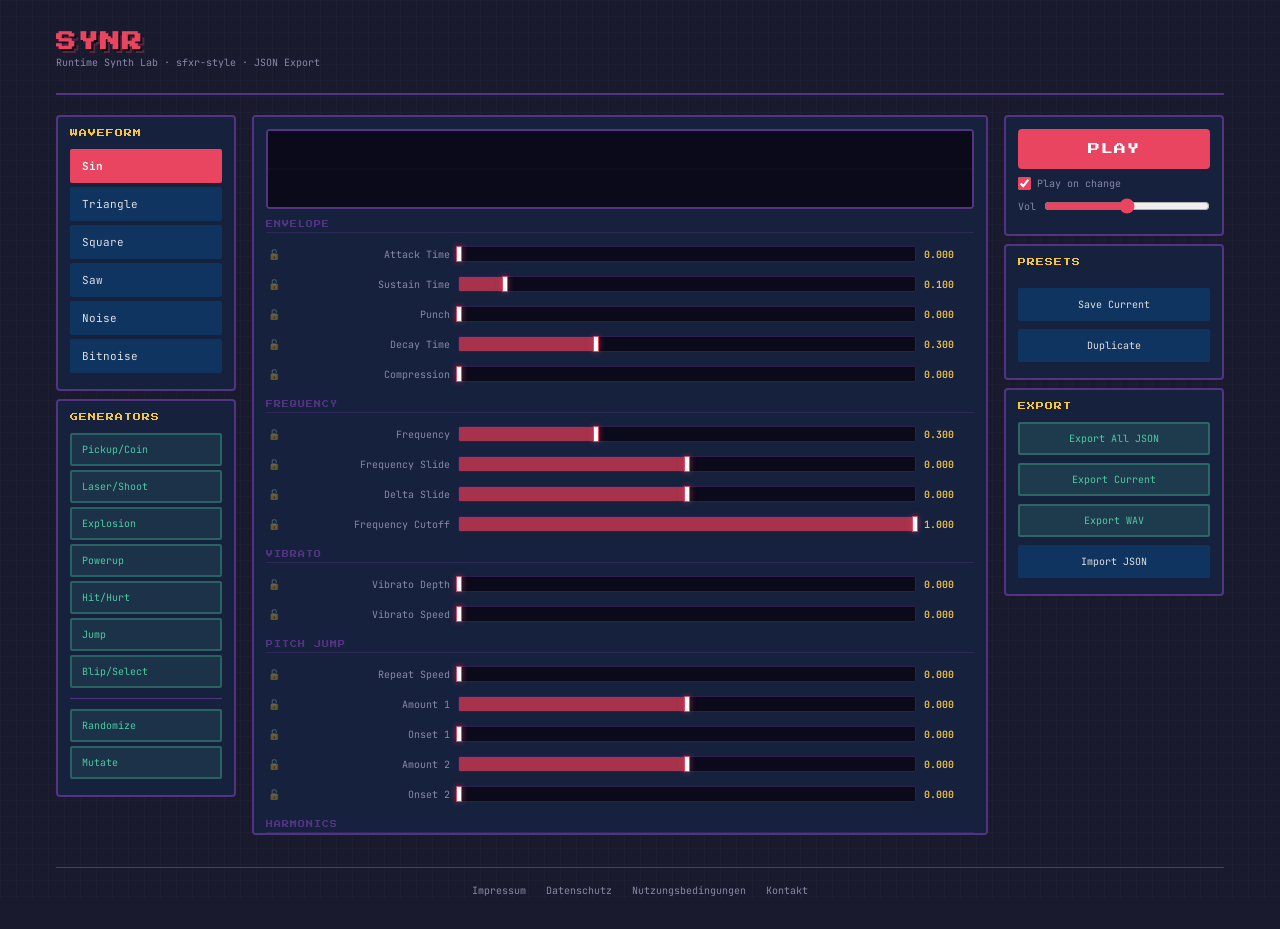
<file: index.html>
<!DOCTYPE html>
<html lang="de">
<head>
<meta charset="UTF-8">
<meta name="viewport" content="width=device-width, initial-scale=1.0">
<title>SYNR - Runtime Synth Lab</title>
<link rel="icon" type="image/png" href="icon.png">
<link rel="stylesheet" href="style.css">
</head>
<body>
<div class="app">
  <div class="header">
    <div>
      <h1>SYNR</h1>
      <div class="sub">Runtime Synth Lab &middot; sfxr-style &middot; JSON Export</div>
    </div>
  </div>

  <div class="layout">
    <!-- LEFT -->
    <div>
      <div class="panel">
        <div class="panel-title">Waveform</div>
        <div id="waveButtons"></div>
      </div>
      <div style="height:8px"></div>
      <div class="panel">
        <div class="panel-title">Generators</div>
        <button class="gen-btn" onclick="generate('pickup')">Pickup/Coin</button>
        <button class="gen-btn" onclick="generate('laser')">Laser/Shoot</button>
        <button class="gen-btn" onclick="generate('explosion')">Explosion</button>
        <button class="gen-btn" onclick="generate('powerup')">Powerup</button>
        <button class="gen-btn" onclick="generate('hit')">Hit/Hurt</button>
        <button class="gen-btn" onclick="generate('jump')">Jump</button>
        <button class="gen-btn" onclick="generate('blip')">Blip/Select</button>
        <div class="divider"></div>
        <button class="gen-btn" onclick="randomize()">Randomize</button>
        <button class="gen-btn" onclick="mutate()">Mutate</button>
      </div>
    </div>

    <!-- CENTER -->
    <div class="panel sliders">
      <div class="viz"><canvas id="vizCanvas"></canvas></div>
      <div id="sliderContainer"></div>
    </div>

    <!-- RIGHT -->
    <div>
      <div class="panel">
        <button class="play-btn" onclick="playSound()">PLAY</button>
        <div class="cb-row">
          <input type="checkbox" id="autoPlay" checked>
          <label for="autoPlay">Play on change</label>
        </div>
        <div class="volume-row">
          <span>Vol</span>
          <input type="range" id="masterVol" min="0" max="1" step="0.01" value="0.5">
        </div>
      </div>
      <div style="height:8px"></div>
      <div class="panel">
        <div class="panel-title">Presets</div>
        <div class="preset-list" id="presetList"></div>
        <button class="action-btn" onclick="savePreset()">Save Current</button>
        <div style="height:4px"></div>
        <button class="action-btn" onclick="duplicatePreset()">Duplicate</button>
      </div>
      <div style="height:8px"></div>
      <div class="panel">
        <div class="panel-title">Export</div>
        <button class="action-btn export" onclick="exportJSON()">Export All JSON</button>
        <div style="height:4px"></div>
        <button class="action-btn export" onclick="exportCurrentJSON()">Export Current</button>
        <div style="height:4px"></div>
        <button class="action-btn export" onclick="exportWAV()">Export WAV</button>
        <div style="height:4px"></div>
        <button class="action-btn" onclick="importJSON()">Import JSON</button>
      </div>
    </div>
  </div>

  <footer class="site-footer">
    <a href="impressum.html">Impressum</a>
    <a href="datenschutz.html">Datenschutz</a>
    <a href="nutzungsbedingungen.html">Nutzungsbedingungen</a>
    <a href="mailto:hello@89deg.com">Kontakt</a>
  </footer>
</div>

<!-- JSON Modal -->
<div class="modal-overlay" id="jsonModal">
  <div class="modal">
    <h3 id="modalTitle">JSON Export</h3>
    <textarea id="jsonArea" spellcheck="false"></textarea>
    <div class="modal-actions">
      <button onclick="copyJSON()">Copy</button>
      <button onclick="downloadJSON()">Download</button>
      <button onclick="closeModal()">Close</button>
      <button class="primary" id="modalImportBtn" style="display:none" onclick="doImport()">Import</button>
    </div>
  </div>
</div>

<script src="synth.js"></script>
<script src="ui.js"></script>
</body>
</html>
</file>
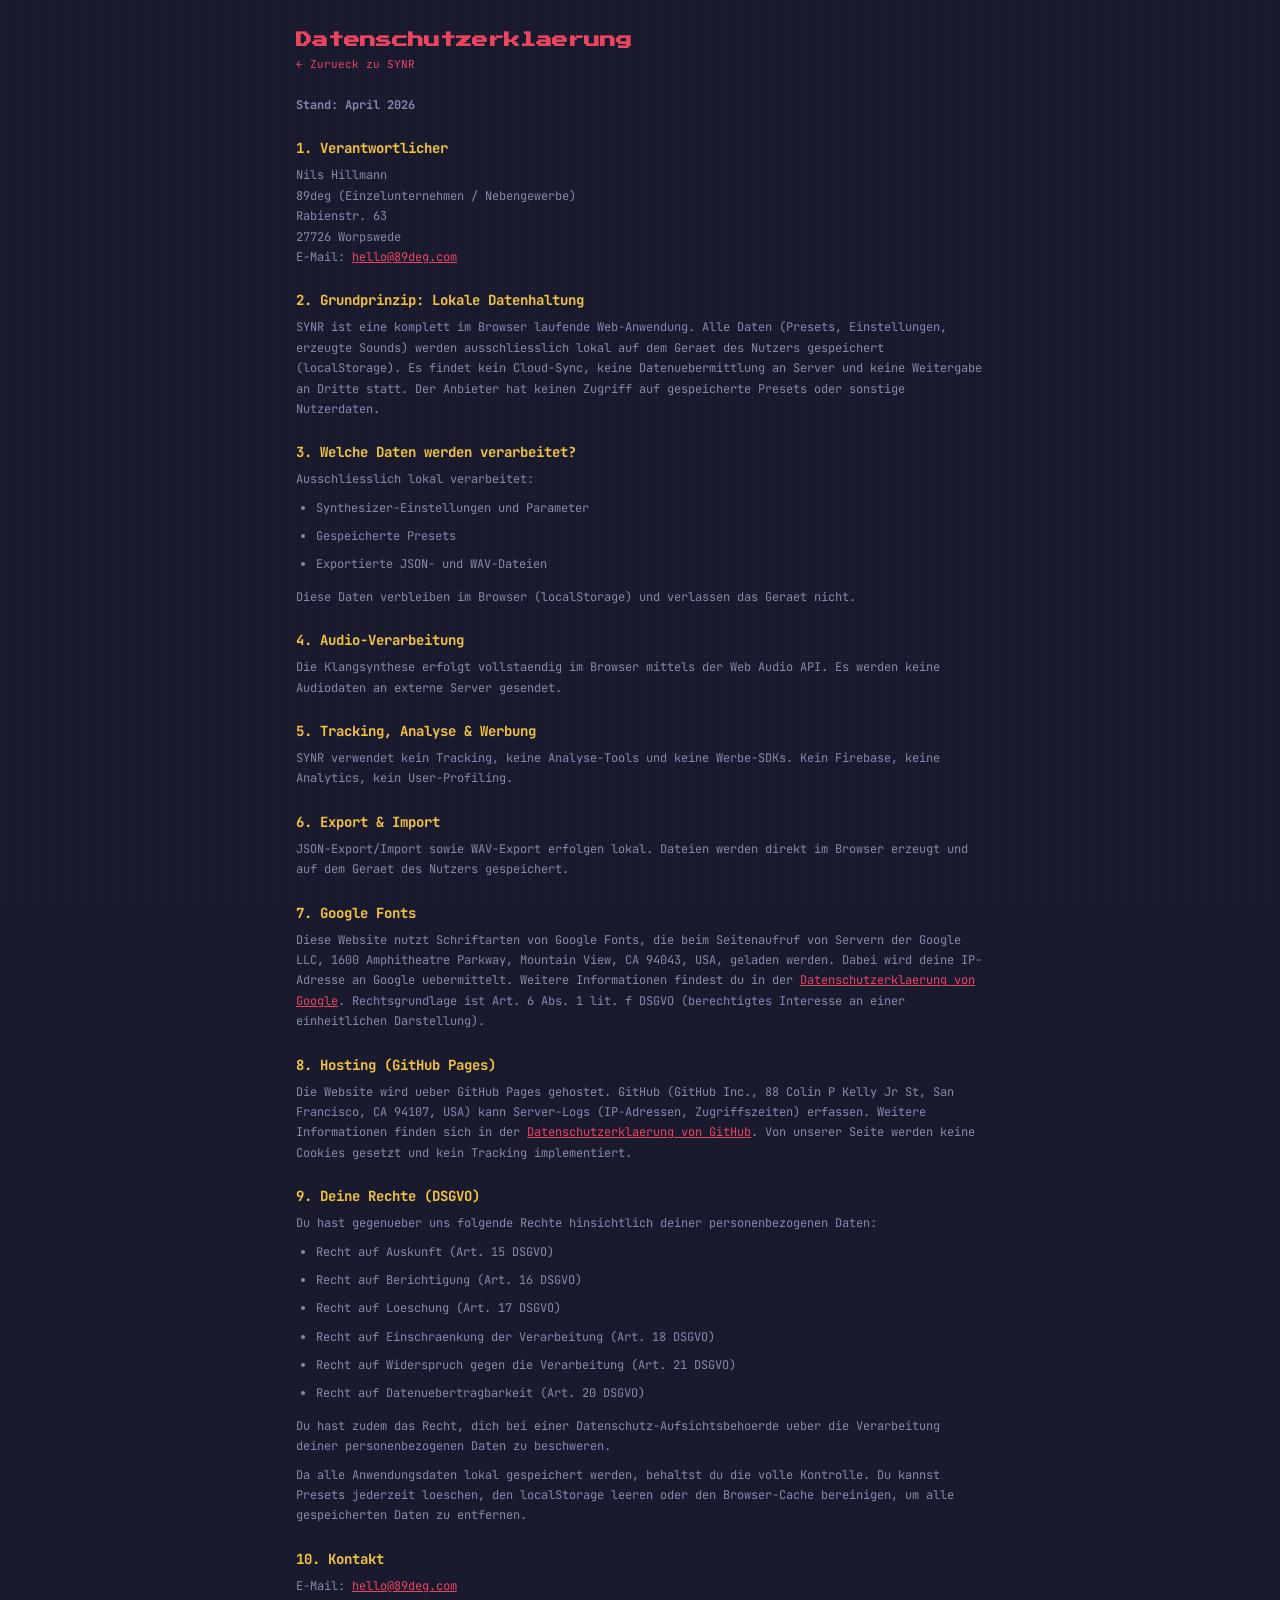
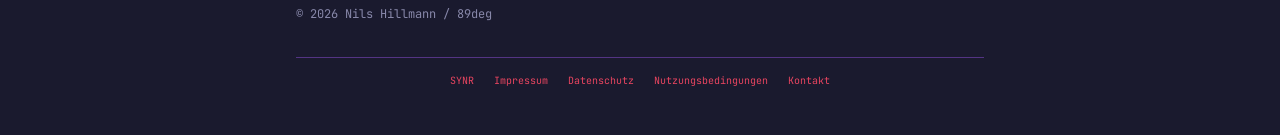
<file: datenschutz.html>
<!DOCTYPE html>
<html lang="de">
<head>
<meta charset="UTF-8">
<meta name="viewport" content="width=device-width, initial-scale=1.0">
<title>Datenschutz - SYNR</title>
<link rel="icon" type="image/png" href="icon.png">
<link rel="stylesheet" href="style.css">
</head>
<body>
<div class="app legal-page">
  <h1>Datenschutzerklaerung</h1>
  <a href="index.html" class="back-link">&larr; Zurueck zu SYNR</a>

  <p><strong>Stand: April 2026</strong></p>

  <h2>1. Verantwortlicher</h2>
  <p>
    Nils Hillmann<br>
    89deg (Einzelunternehmen / Nebengewerbe)<br>
    Rabienstr. 63<br>
    27726 Worpswede<br>
    E-Mail: <a href="mailto:hello@89deg.com">hello@89deg.com</a>
  </p>

  <h2>2. Grundprinzip: Lokale Datenhaltung</h2>
  <p>
    SYNR ist eine komplett im Browser laufende Web-Anwendung. Alle Daten (Presets, Einstellungen, erzeugte Sounds)
    werden ausschliesslich lokal auf dem Geraet des Nutzers gespeichert (localStorage). Es findet kein Cloud-Sync,
    keine Datenuebermittlung an Server und keine Weitergabe an Dritte statt. Der Anbieter hat keinen Zugriff auf
    gespeicherte Presets oder sonstige Nutzerdaten.
  </p>

  <h2>3. Welche Daten werden verarbeitet?</h2>
  <p>Ausschliesslich lokal verarbeitet:</p>
  <ul>
    <li>Synthesizer-Einstellungen und Parameter</li>
    <li>Gespeicherte Presets</li>
    <li>Exportierte JSON- und WAV-Dateien</li>
  </ul>
  <p>Diese Daten verbleiben im Browser (localStorage) und verlassen das Geraet nicht.</p>

  <h2>4. Audio-Verarbeitung</h2>
  <p>
    Die Klangsynthese erfolgt vollstaendig im Browser mittels der Web Audio API.
    Es werden keine Audiodaten an externe Server gesendet.
  </p>

  <h2>5. Tracking, Analyse &amp; Werbung</h2>
  <p>
    SYNR verwendet kein Tracking, keine Analyse-Tools und keine Werbe-SDKs.
    Kein Firebase, keine Analytics, kein User-Profiling.
  </p>

  <h2>6. Export &amp; Import</h2>
  <p>
    JSON-Export/Import sowie WAV-Export erfolgen lokal. Dateien werden direkt im Browser
    erzeugt und auf dem Geraet des Nutzers gespeichert.
  </p>

  <h2>7. Google Fonts</h2>
  <p>
    Diese Website nutzt Schriftarten von Google Fonts, die beim Seitenaufruf von Servern der
    Google LLC, 1600 Amphitheatre Parkway, Mountain View, CA 94043, USA, geladen werden.
    Dabei wird deine IP-Adresse an Google uebermittelt. Weitere Informationen findest du in der
    <a href="https://policies.google.com/privacy" target="_blank" rel="noopener">Datenschutzerklaerung von Google</a>.
    Rechtsgrundlage ist Art. 6 Abs. 1 lit. f DSGVO (berechtigtes Interesse an einer einheitlichen Darstellung).
  </p>

  <h2>8. Hosting (GitHub Pages)</h2>
  <p>
    Die Website wird ueber GitHub Pages gehostet. GitHub (GitHub Inc., 88 Colin P Kelly Jr St,
    San Francisco, CA 94107, USA) kann Server-Logs (IP-Adressen, Zugriffszeiten) erfassen.
    Weitere Informationen finden sich in der
    <a href="https://docs.github.com/en/site-policy/privacy-policies/github-general-privacy-statement" target="_blank" rel="noopener">Datenschutzerklaerung von GitHub</a>.
    Von unserer Seite werden keine Cookies gesetzt und kein Tracking implementiert.
  </p>

  <h2>9. Deine Rechte (DSGVO)</h2>
  <p>Du hast gegenueber uns folgende Rechte hinsichtlich deiner personenbezogenen Daten:</p>
  <ul>
    <li>Recht auf Auskunft (Art. 15 DSGVO)</li>
    <li>Recht auf Berichtigung (Art. 16 DSGVO)</li>
    <li>Recht auf Loeschung (Art. 17 DSGVO)</li>
    <li>Recht auf Einschraenkung der Verarbeitung (Art. 18 DSGVO)</li>
    <li>Recht auf Widerspruch gegen die Verarbeitung (Art. 21 DSGVO)</li>
    <li>Recht auf Datenuebertragbarkeit (Art. 20 DSGVO)</li>
  </ul>
  <p>
    Du hast zudem das Recht, dich bei einer Datenschutz-Aufsichtsbehoerde ueber die Verarbeitung
    deiner personenbezogenen Daten zu beschweren.
  </p>
  <p>
    Da alle Anwendungsdaten lokal gespeichert werden, behaltst du die volle Kontrolle. Du kannst Presets
    jederzeit loeschen, den localStorage leeren oder den Browser-Cache bereinigen, um alle
    gespeicherten Daten zu entfernen.
  </p>

  <h2>10. Kontakt</h2>
  <p>E-Mail: <a href="mailto:hello@89deg.com">hello@89deg.com</a></p>

  <p>&copy; 2026 Nils Hillmann / 89deg</p>

  <footer class="site-footer">
    <a href="index.html">SYNR</a>
    <a href="impressum.html">Impressum</a>
    <a href="datenschutz.html">Datenschutz</a>
    <a href="nutzungsbedingungen.html">Nutzungsbedingungen</a>
    <a href="mailto:hello@89deg.com">Kontakt</a>
  </footer>
</div>
</body>
</html>
</file>
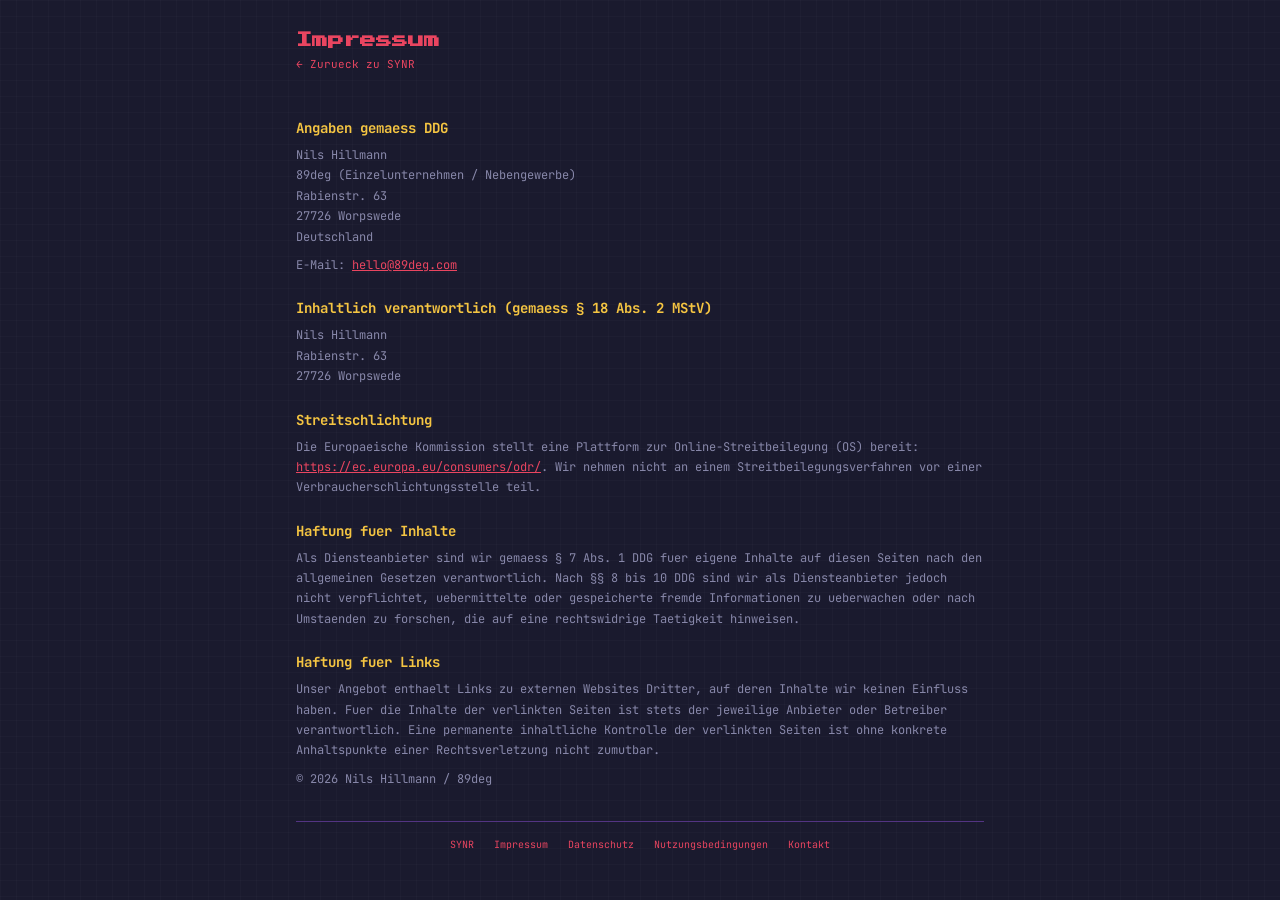
<file: impressum.html>
<!DOCTYPE html>
<html lang="de">
<head>
<meta charset="UTF-8">
<meta name="viewport" content="width=device-width, initial-scale=1.0">
<title>Impressum - SYNR</title>
<link rel="icon" type="image/png" href="icon.png">
<link rel="stylesheet" href="style.css">
</head>
<body>
<div class="app legal-page">
  <h1>Impressum</h1>
  <a href="index.html" class="back-link">&larr; Zurueck zu SYNR</a>

  <h2>Angaben gemaess DDG</h2>
  <p>
    Nils Hillmann<br>
    89deg (Einzelunternehmen / Nebengewerbe)<br>
    Rabienstr. 63<br>
    27726 Worpswede<br>
    Deutschland
  </p>
  <p>E-Mail: <a href="mailto:hello@89deg.com">hello@89deg.com</a></p>

  <h2>Inhaltlich verantwortlich (gemaess &sect; 18 Abs. 2 MStV)</h2>
  <p>
    Nils Hillmann<br>
    Rabienstr. 63<br>
    27726 Worpswede
  </p>

  <h2>Streitschlichtung</h2>
  <p>
    Die Europaeische Kommission stellt eine Plattform zur Online-Streitbeilegung (OS) bereit:
    <a href="https://ec.europa.eu/consumers/odr/" target="_blank" rel="noopener">https://ec.europa.eu/consumers/odr/</a>.
    Wir nehmen nicht an einem Streitbeilegungsverfahren vor einer Verbraucherschlichtungsstelle teil.
  </p>

  <h2>Haftung fuer Inhalte</h2>
  <p>
    Als Diensteanbieter sind wir gemaess &sect; 7 Abs. 1 DDG fuer eigene Inhalte auf diesen Seiten nach den
    allgemeinen Gesetzen verantwortlich. Nach &sect;&sect; 8 bis 10 DDG sind wir als Diensteanbieter jedoch nicht
    verpflichtet, uebermittelte oder gespeicherte fremde Informationen zu ueberwachen oder nach Umstaenden
    zu forschen, die auf eine rechtswidrige Taetigkeit hinweisen.
  </p>

  <h2>Haftung fuer Links</h2>
  <p>
    Unser Angebot enthaelt Links zu externen Websites Dritter, auf deren Inhalte wir keinen Einfluss haben.
    Fuer die Inhalte der verlinkten Seiten ist stets der jeweilige Anbieter oder Betreiber verantwortlich.
    Eine permanente inhaltliche Kontrolle der verlinkten Seiten ist ohne konkrete Anhaltspunkte einer
    Rechtsverletzung nicht zumutbar.
  </p>

  <p>&copy; 2026 Nils Hillmann / 89deg</p>

  <footer class="site-footer">
    <a href="index.html">SYNR</a>
    <a href="impressum.html">Impressum</a>
    <a href="datenschutz.html">Datenschutz</a>
    <a href="nutzungsbedingungen.html">Nutzungsbedingungen</a>
    <a href="mailto:hello@89deg.com">Kontakt</a>
  </footer>
</div>
</body>
</html>
</file>
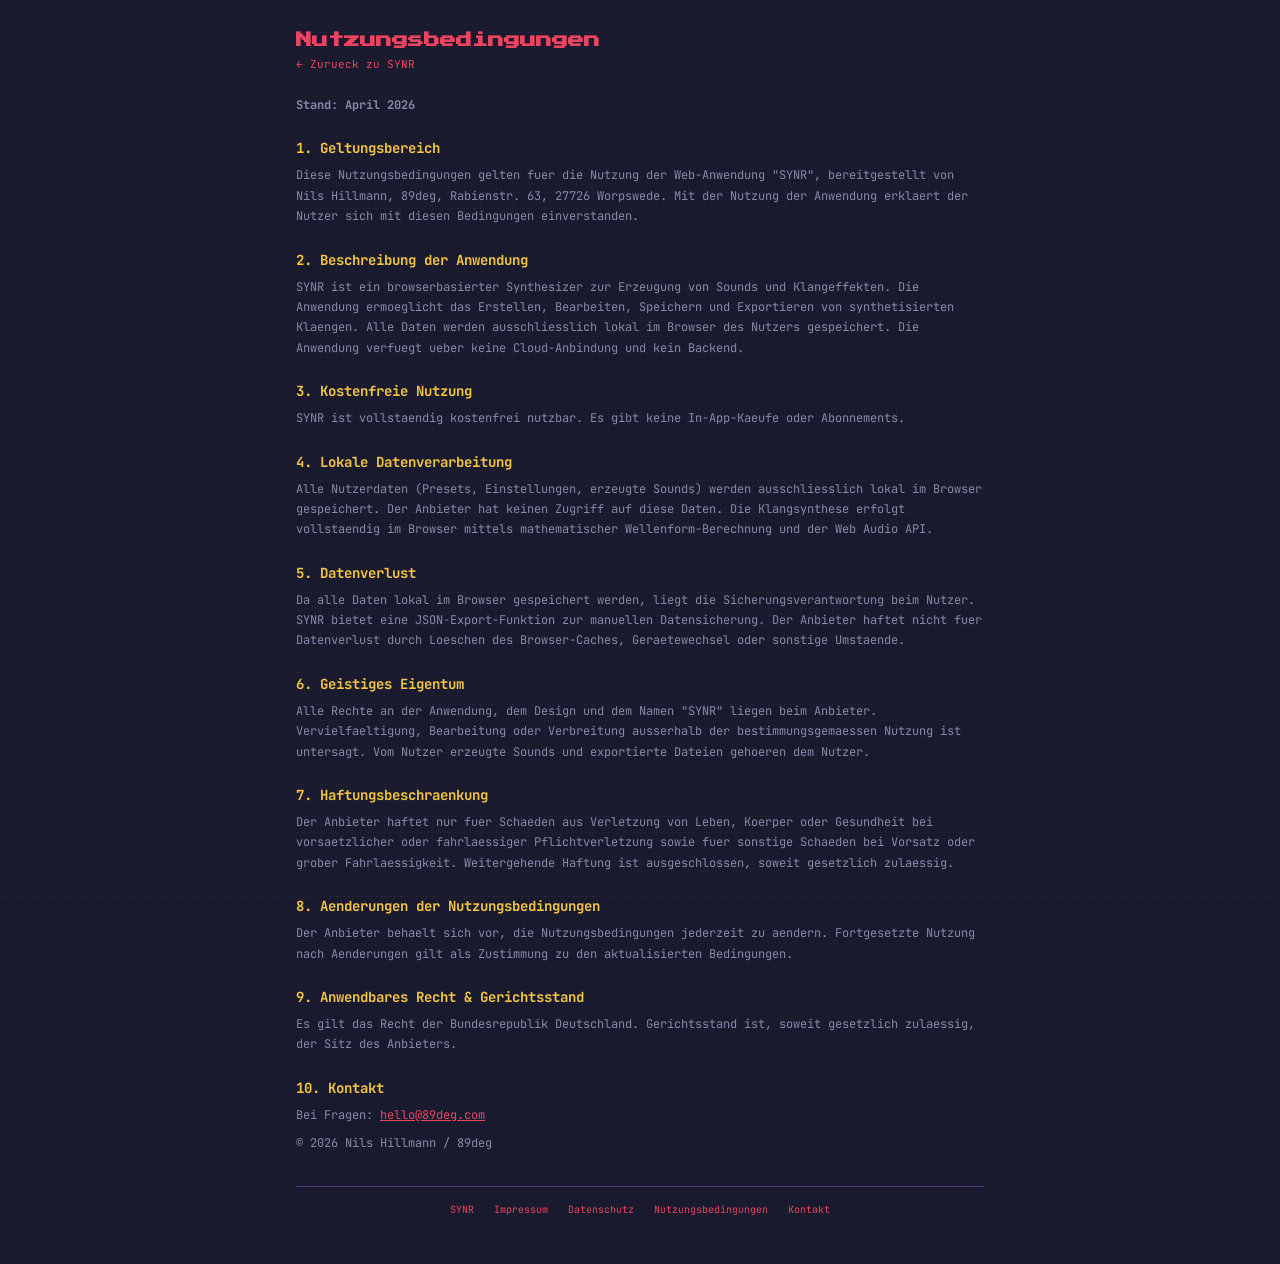
<file: nutzungsbedingungen.html>
<!DOCTYPE html>
<html lang="de">
<head>
<meta charset="UTF-8">
<meta name="viewport" content="width=device-width, initial-scale=1.0">
<title>Nutzungsbedingungen - SYNR</title>
<link rel="icon" type="image/png" href="icon.png">
<link rel="stylesheet" href="style.css">
</head>
<body>
<div class="app legal-page">
  <h1>Nutzungsbedingungen</h1>
  <a href="index.html" class="back-link">&larr; Zurueck zu SYNR</a>

  <p><strong>Stand: April 2026</strong></p>

  <h2>1. Geltungsbereich</h2>
  <p>
    Diese Nutzungsbedingungen gelten fuer die Nutzung der Web-Anwendung "SYNR", bereitgestellt von
    Nils Hillmann, 89deg, Rabienstr. 63, 27726 Worpswede. Mit der Nutzung der Anwendung erklaert
    der Nutzer sich mit diesen Bedingungen einverstanden.
  </p>

  <h2>2. Beschreibung der Anwendung</h2>
  <p>
    SYNR ist ein browserbasierter Synthesizer zur Erzeugung von Sounds und Klangeffekten.
    Die Anwendung ermoeglicht das Erstellen, Bearbeiten, Speichern und Exportieren von
    synthetisierten Klaengen. Alle Daten werden ausschliesslich lokal im Browser des Nutzers
    gespeichert. Die Anwendung verfuegt ueber keine Cloud-Anbindung und kein Backend.
  </p>

  <h2>3. Kostenfreie Nutzung</h2>
  <p>
    SYNR ist vollstaendig kostenfrei nutzbar. Es gibt keine In-App-Kaeufe oder Abonnements.
  </p>

  <h2>4. Lokale Datenverarbeitung</h2>
  <p>
    Alle Nutzerdaten (Presets, Einstellungen, erzeugte Sounds) werden ausschliesslich lokal
    im Browser gespeichert. Der Anbieter hat keinen Zugriff auf diese Daten.
    Die Klangsynthese erfolgt vollstaendig im Browser mittels mathematischer Wellenform-Berechnung
    und der Web Audio API.
  </p>

  <h2>5. Datenverlust</h2>
  <p>
    Da alle Daten lokal im Browser gespeichert werden, liegt die Sicherungsverantwortung beim Nutzer.
    SYNR bietet eine JSON-Export-Funktion zur manuellen Datensicherung. Der Anbieter haftet nicht
    fuer Datenverlust durch Loeschen des Browser-Caches, Geraetewechsel oder sonstige Umstaende.
  </p>

  <h2>6. Geistiges Eigentum</h2>
  <p>
    Alle Rechte an der Anwendung, dem Design und dem Namen "SYNR" liegen beim Anbieter.
    Vervielfaeltigung, Bearbeitung oder Verbreitung ausserhalb der bestimmungsgemaessen Nutzung
    ist untersagt. Vom Nutzer erzeugte Sounds und exportierte Dateien gehoeren dem Nutzer.
  </p>

  <h2>7. Haftungsbeschraenkung</h2>
  <p>
    Der Anbieter haftet nur fuer Schaeden aus Verletzung von Leben, Koerper oder Gesundheit bei
    vorsaetzlicher oder fahrlaessiger Pflichtverletzung sowie fuer sonstige Schaeden bei Vorsatz
    oder grober Fahrlaessigkeit. Weitergehende Haftung ist ausgeschlossen, soweit gesetzlich
    zulaessig.
  </p>

  <h2>8. Aenderungen der Nutzungsbedingungen</h2>
  <p>
    Der Anbieter behaelt sich vor, die Nutzungsbedingungen jederzeit zu aendern.
    Fortgesetzte Nutzung nach Aenderungen gilt als Zustimmung zu den aktualisierten Bedingungen.
  </p>

  <h2>9. Anwendbares Recht &amp; Gerichtsstand</h2>
  <p>
    Es gilt das Recht der Bundesrepublik Deutschland. Gerichtsstand ist, soweit gesetzlich
    zulaessig, der Sitz des Anbieters.
  </p>

  <h2>10. Kontakt</h2>
  <p>Bei Fragen: <a href="mailto:hello@89deg.com">hello@89deg.com</a></p>

  <p>&copy; 2026 Nils Hillmann / 89deg</p>

  <footer class="site-footer">
    <a href="index.html">SYNR</a>
    <a href="impressum.html">Impressum</a>
    <a href="datenschutz.html">Datenschutz</a>
    <a href="nutzungsbedingungen.html">Nutzungsbedingungen</a>
    <a href="mailto:hello@89deg.com">Kontakt</a>
  </footer>
</div>
</body>
</html>
</file>
<file: style.css>
@import url('https://fonts.googleapis.com/css2?family=Press+Start+2P&family=JetBrains+Mono:wght@400;600&display=swap');

* { margin: 0; padding: 0; box-sizing: border-box; }

:root {
  --bg: #1a1a2e;
  --bg2: #16213e;
  --panel: #0f3460;
  --panel-border: #533483;
  --accent: #e94560;
  --accent2: #f5c542;
  --text: #e0e0e0;
  --text-dim: #8888aa;
  --slider-bg: #0a0a1a;
  --slider-fill: #e94560;
  --green: #4ecca3;
}

body {
  background: var(--bg);
  color: var(--text);
  font-family: 'JetBrains Mono', monospace;
  font-size: 12px;
  min-height: 100vh;
  overflow-x: hidden;
}

body::before {
  content: '';
  position: fixed;
  inset: 0;
  background-image:
    linear-gradient(rgba(255,255,255,0.02) 1px, transparent 1px),
    linear-gradient(90deg, rgba(255,255,255,0.02) 1px, transparent 1px);
  background-size: 16px 16px;
  pointer-events: none;
  z-index: 0;
}

.app { position: relative; z-index: 1; max-width: 1200px; margin: 0 auto; padding: 16px; }

/* Header */
.header {
  display: flex; align-items: center; gap: 16px;
  padding: 16px 0 24px;
  border-bottom: 2px solid var(--panel-border);
  margin-bottom: 20px;
}
.header h1 {
  font-family: 'Press Start 2P', cursive;
  font-size: 20px;
  color: var(--accent);
  text-shadow: 2px 2px 0 #0a0a1a, 4px 4px 0 rgba(233,69,96,0.3);
  letter-spacing: 2px;
}
.header .sub {
  font-size: 10px;
  color: var(--text-dim);
  margin-top: 4px;
}

/* Layout */
.layout {
  display: grid;
  grid-template-columns: 180px 1fr 220px;
  gap: 16px;
}

/* Panels */
.panel {
  background: var(--bg2);
  border: 2px solid var(--panel-border);
  border-radius: 4px;
  padding: 12px;
}
.panel-title {
  font-family: 'Press Start 2P', cursive;
  font-size: 8px;
  color: var(--accent2);
  text-transform: uppercase;
  margin-bottom: 12px;
  letter-spacing: 1px;
}

/* Buttons */
.wave-btn, .gen-btn, .action-btn {
  display: block; width: 100%;
  padding: 8px 10px;
  margin-bottom: 4px;
  background: var(--panel);
  border: 2px solid transparent;
  border-radius: 2px;
  color: var(--text);
  font-family: 'JetBrains Mono', monospace;
  font-size: 11px;
  cursor: pointer;
  text-align: left;
  transition: all 0.1s;
}
.wave-btn:hover, .gen-btn:hover, .action-btn:hover {
  border-color: var(--accent);
  background: rgba(233,69,96,0.15);
}
.wave-btn.active {
  border-color: var(--accent);
  background: var(--accent);
  color: #fff;
  font-weight: 600;
}
.gen-btn {
  background: rgba(78,204,163,0.1);
  border-color: rgba(78,204,163,0.3);
  color: var(--green);
  font-size: 10px;
}
.gen-btn:hover {
  background: rgba(78,204,163,0.25);
  border-color: var(--green);
}

.divider { height: 1px; background: var(--panel-border); margin: 10px 0; }

/* Sliders */
.sliders { overflow-y: auto; max-height: 80vh; }
.slider-group { margin-bottom: 14px; }
.slider-group-title {
  font-family: 'Press Start 2P', cursive;
  font-size: 7px;
  color: var(--panel-border);
  text-transform: uppercase;
  margin-bottom: 8px;
  letter-spacing: 1px;
  border-bottom: 1px solid rgba(83,52,131,0.4);
  padding-bottom: 4px;
}
.slider-row {
  display: flex;
  align-items: center;
  gap: 8px;
  margin-bottom: 4px;
  height: 26px;
}
.slider-label {
  width: 160px;
  text-align: right;
  font-size: 10px;
  color: var(--text-dim);
  flex-shrink: 0;
  white-space: nowrap;
}
.slider-wrap {
  flex: 1;
  position: relative;
  height: 16px;
  background: var(--slider-bg);
  border: 1px solid rgba(83,52,131,0.5);
  border-radius: 2px;
  cursor: pointer;
}
.slider-fill {
  position: absolute;
  left: 0; top: 0; bottom: 0;
  background: var(--slider-fill);
  border-radius: 1px;
  pointer-events: none;
  opacity: 0.7;
}
.slider-handle {
  position: absolute;
  top: -1px; bottom: -1px;
  width: 6px;
  background: #fff;
  border: 1px solid var(--accent);
  border-radius: 1px;
  pointer-events: none;
  box-shadow: 0 0 6px rgba(233,69,96,0.5);
}
.slider-val {
  width: 50px;
  font-size: 10px;
  color: var(--accent2);
  text-align: left;
  flex-shrink: 0;
  font-weight: 600;
}
.slider-lock {
  width: 16px; height: 16px;
  background: none; border: none;
  color: var(--text-dim);
  cursor: pointer;
  font-size: 10px;
  flex-shrink: 0;
  opacity: 0.4;
}
.slider-lock:hover { opacity: 1; }
.slider-lock.locked { opacity: 1; color: var(--accent2); }

/* Presets */
.preset-item {
  display: flex;
  align-items: center;
  gap: 6px;
  padding: 6px 8px;
  margin-bottom: 3px;
  background: var(--panel);
  border: 2px solid transparent;
  border-radius: 2px;
  cursor: pointer;
  transition: all 0.1s;
}
.preset-item:hover { border-color: var(--panel-border); }
.preset-item.active { border-color: var(--accent2); background: rgba(245,197,66,0.1); }
.preset-item .name {
  flex: 1;
  font-size: 10px;
  overflow: hidden;
  text-overflow: ellipsis;
  white-space: nowrap;
}
.preset-item .del {
  background: none; border: none;
  color: var(--text-dim);
  cursor: pointer;
  font-size: 10px;
  padding: 2px 4px;
}
.preset-item .del:hover { color: var(--accent); }

.preset-list {
  max-height: 300px;
  overflow-y: auto;
  margin-bottom: 10px;
}

.play-btn {
  display: block; width: 100%;
  padding: 14px;
  background: var(--accent);
  border: none;
  border-radius: 4px;
  color: #fff;
  font-family: 'Press Start 2P', cursive;
  font-size: 12px;
  cursor: pointer;
  margin-bottom: 8px;
  transition: transform 0.1s;
  letter-spacing: 1px;
}
.play-btn:hover { transform: scale(1.02); }
.play-btn:active { transform: scale(0.98); }

.action-btn {
  font-size: 10px;
  text-align: center;
  background: var(--panel);
}
.action-btn.export {
  background: rgba(78,204,163,0.15);
  color: var(--green);
  border-color: rgba(78,204,163,0.3);
}
.action-btn.export:hover {
  background: rgba(78,204,163,0.3);
  border-color: var(--green);
}

.volume-row {
  display: flex; align-items: center; gap: 8px;
  margin: 8px 0;
  font-size: 10px;
  color: var(--text-dim);
}
.volume-row input {
  flex: 1;
  accent-color: var(--accent);
}

.cb-row {
  display: flex; align-items: center; gap: 6px;
  margin: 6px 0;
  font-size: 10px;
  color: var(--text-dim);
}
.cb-row input { accent-color: var(--accent); }

/* Waveform visualizer */
.viz {
  height: 80px;
  background: var(--slider-bg);
  border: 2px solid var(--panel-border);
  border-radius: 4px;
  margin-bottom: 12px;
  position: relative;
  overflow: hidden;
}
.viz canvas { width: 100%; height: 100%; display: block; }

/* JSON modal */
.modal-overlay {
  display: none;
  position: fixed; inset: 0;
  background: rgba(0,0,0,0.7);
  z-index: 100;
  justify-content: center;
  align-items: center;
}
.modal-overlay.open { display: flex; }
.modal {
  background: var(--bg2);
  border: 2px solid var(--panel-border);
  border-radius: 6px;
  padding: 20px;
  width: 90%;
  max-width: 700px;
  max-height: 80vh;
  overflow: auto;
}
.modal h3 {
  font-family: 'Press Start 2P', cursive;
  font-size: 10px;
  color: var(--accent2);
  margin-bottom: 12px;
}
.modal textarea {
  width: 100%;
  height: 400px;
  background: var(--slider-bg);
  border: 1px solid var(--panel-border);
  border-radius: 4px;
  color: var(--green);
  font-family: 'JetBrains Mono', monospace;
  font-size: 11px;
  padding: 10px;
  resize: vertical;
}
.modal-actions {
  display: flex; gap: 8px;
  margin-top: 10px;
  justify-content: flex-end;
}
.modal-actions button {
  padding: 8px 16px;
  border: 2px solid var(--panel-border);
  border-radius: 4px;
  background: var(--panel);
  color: var(--text);
  font-family: 'JetBrains Mono', monospace;
  font-size: 11px;
  cursor: pointer;
}
.modal-actions button:hover {
  border-color: var(--accent);
}
.modal-actions .primary {
  background: var(--accent);
  border-color: var(--accent);
  color: #fff;
}

/* Rename input */
.rename-input {
  background: var(--slider-bg);
  border: 1px solid var(--accent2);
  color: var(--text);
  font-family: 'JetBrains Mono', monospace;
  font-size: 10px;
  padding: 2px 4px;
  width: 100%;
  outline: none;
}

/* Footer */
.site-footer {
  margin-top: 32px;
  padding: 16px 0;
  border-top: 1px solid var(--panel-border);
  display: flex;
  gap: 20px;
  justify-content: center;
  font-size: 10px;
}
.site-footer a {
  color: var(--text-dim);
  text-decoration: none;
  transition: color 0.15s;
}
.site-footer a:hover {
  color: var(--accent);
}

/* Legal pages */
.legal-page {
  max-width: 720px;
  margin: 0 auto;
  padding: 32px 16px;
}
.legal-page h1 {
  font-family: 'Press Start 2P', cursive;
  font-size: 16px;
  color: var(--accent);
  margin-bottom: 8px;
}
.legal-page .back-link {
  display: inline-block;
  color: var(--accent);
  text-decoration: none;
  font-size: 11px;
  margin-bottom: 24px;
}
.legal-page .back-link:hover {
  text-decoration: underline;
}
.legal-page h2 {
  font-size: 14px;
  color: var(--accent2);
  margin: 24px 0 8px;
}
.legal-page h3 {
  font-size: 12px;
  color: var(--text);
  margin: 16px 0 6px;
}
.legal-page p, .legal-page li {
  font-size: 12px;
  line-height: 1.7;
  color: var(--text-dim);
  margin-bottom: 8px;
}
.legal-page ul {
  padding-left: 20px;
  margin-bottom: 12px;
}
.legal-page a {
  color: var(--accent);
}

/* Scrollbar */
::-webkit-scrollbar { width: 6px; }
::-webkit-scrollbar-track { background: var(--bg); }
::-webkit-scrollbar-thumb { background: var(--panel-border); border-radius: 3px; }
</file>
